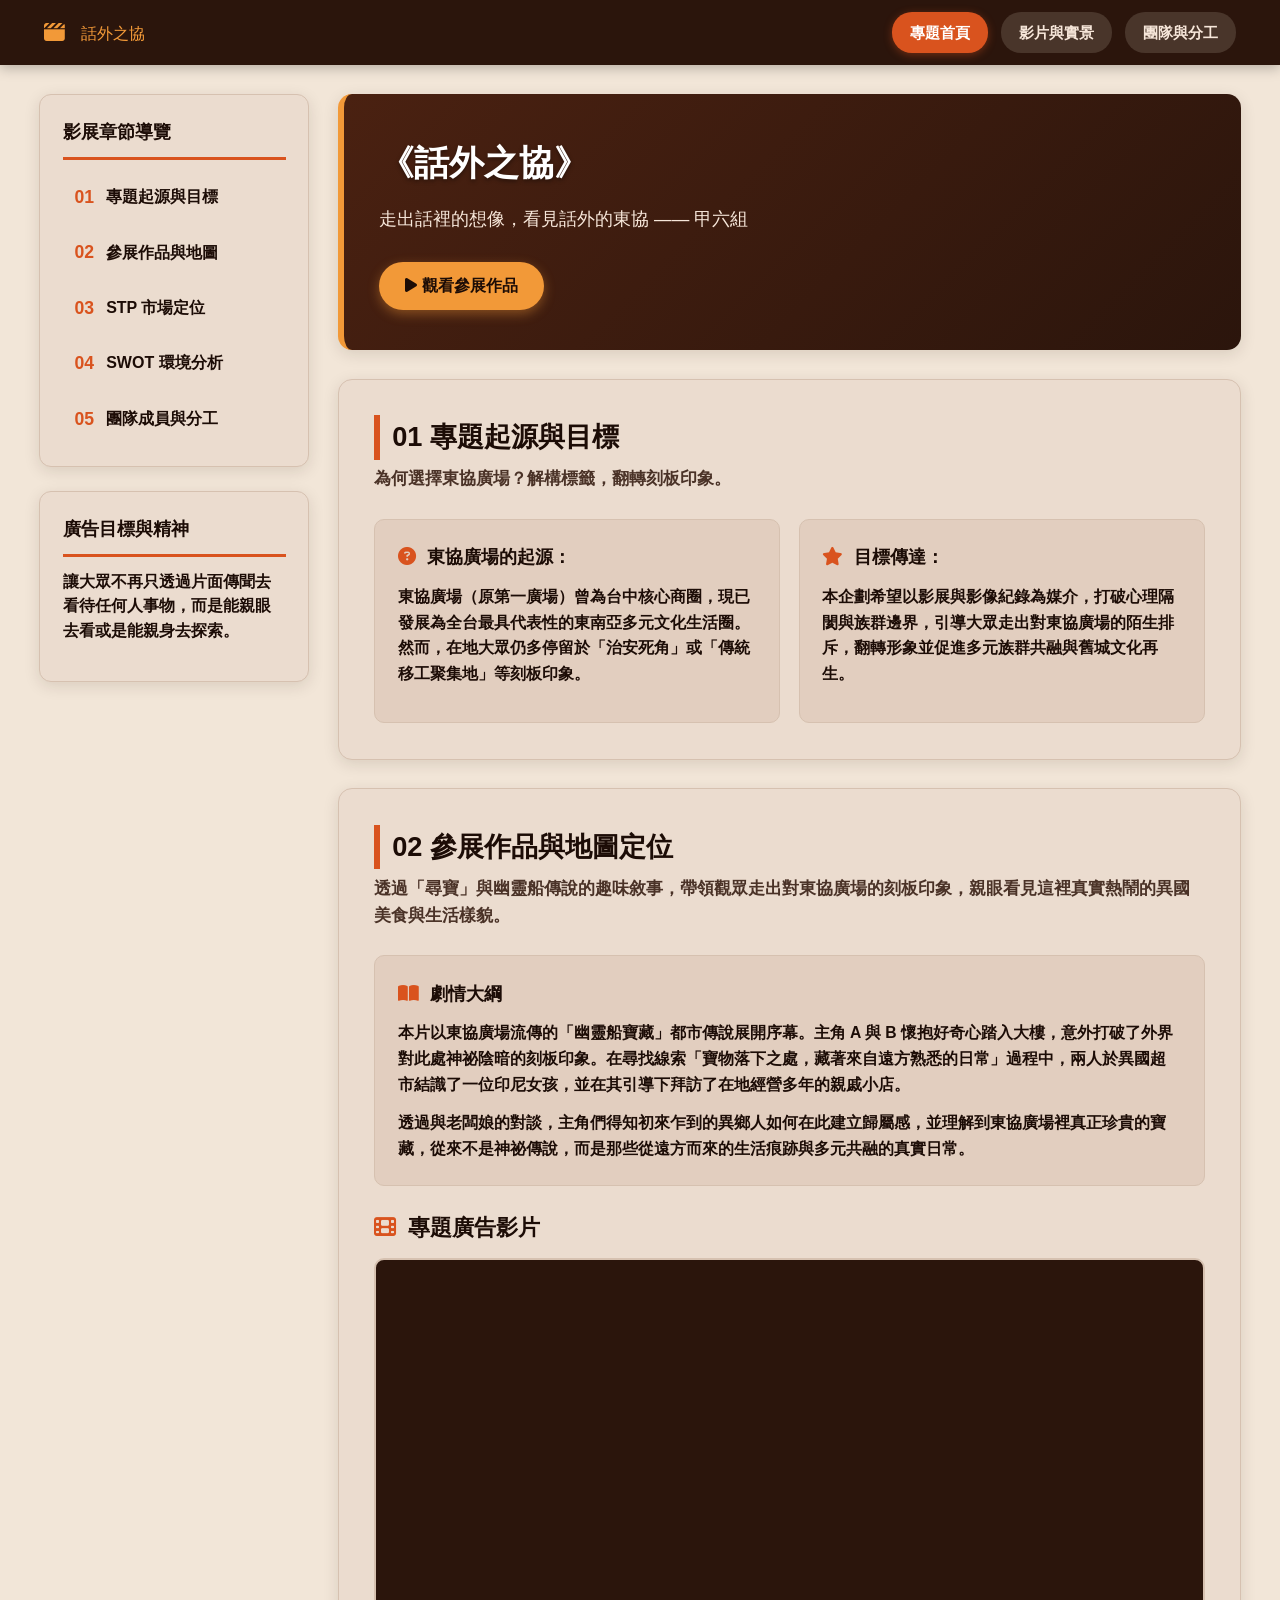
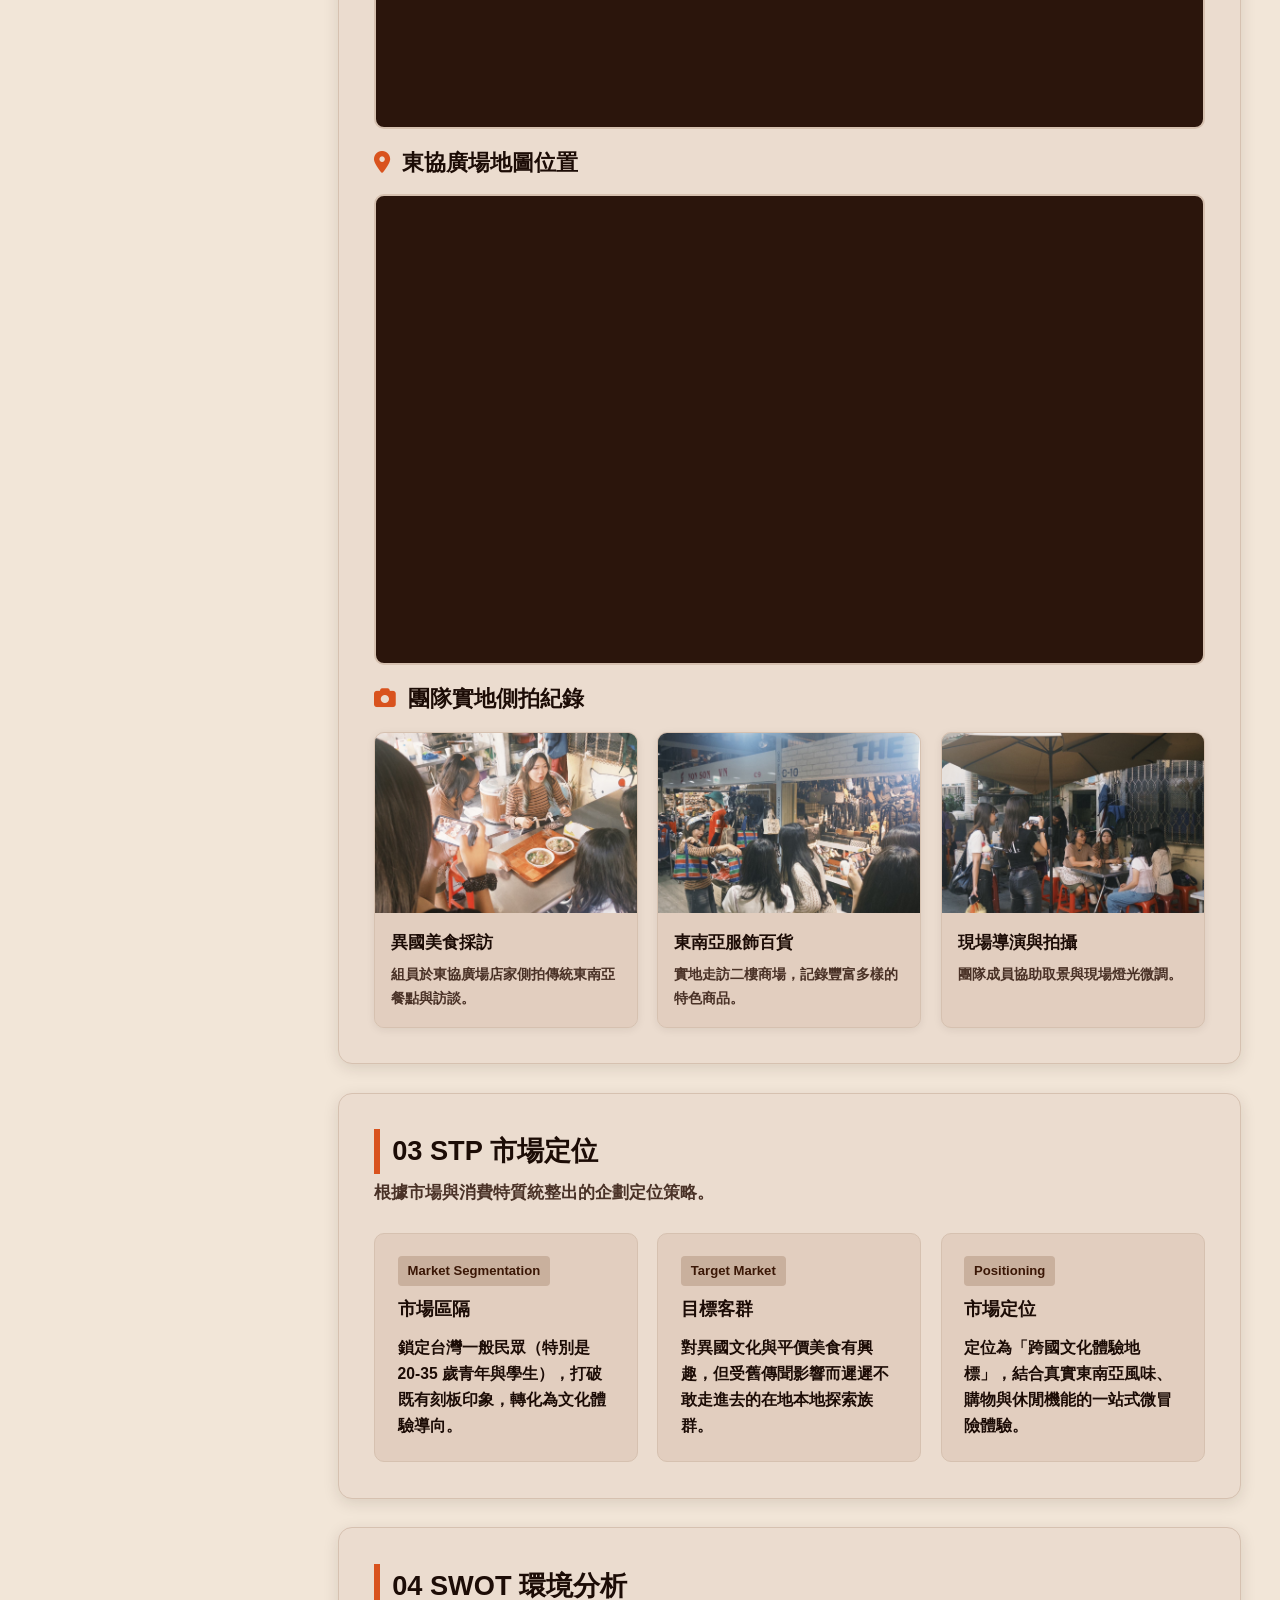
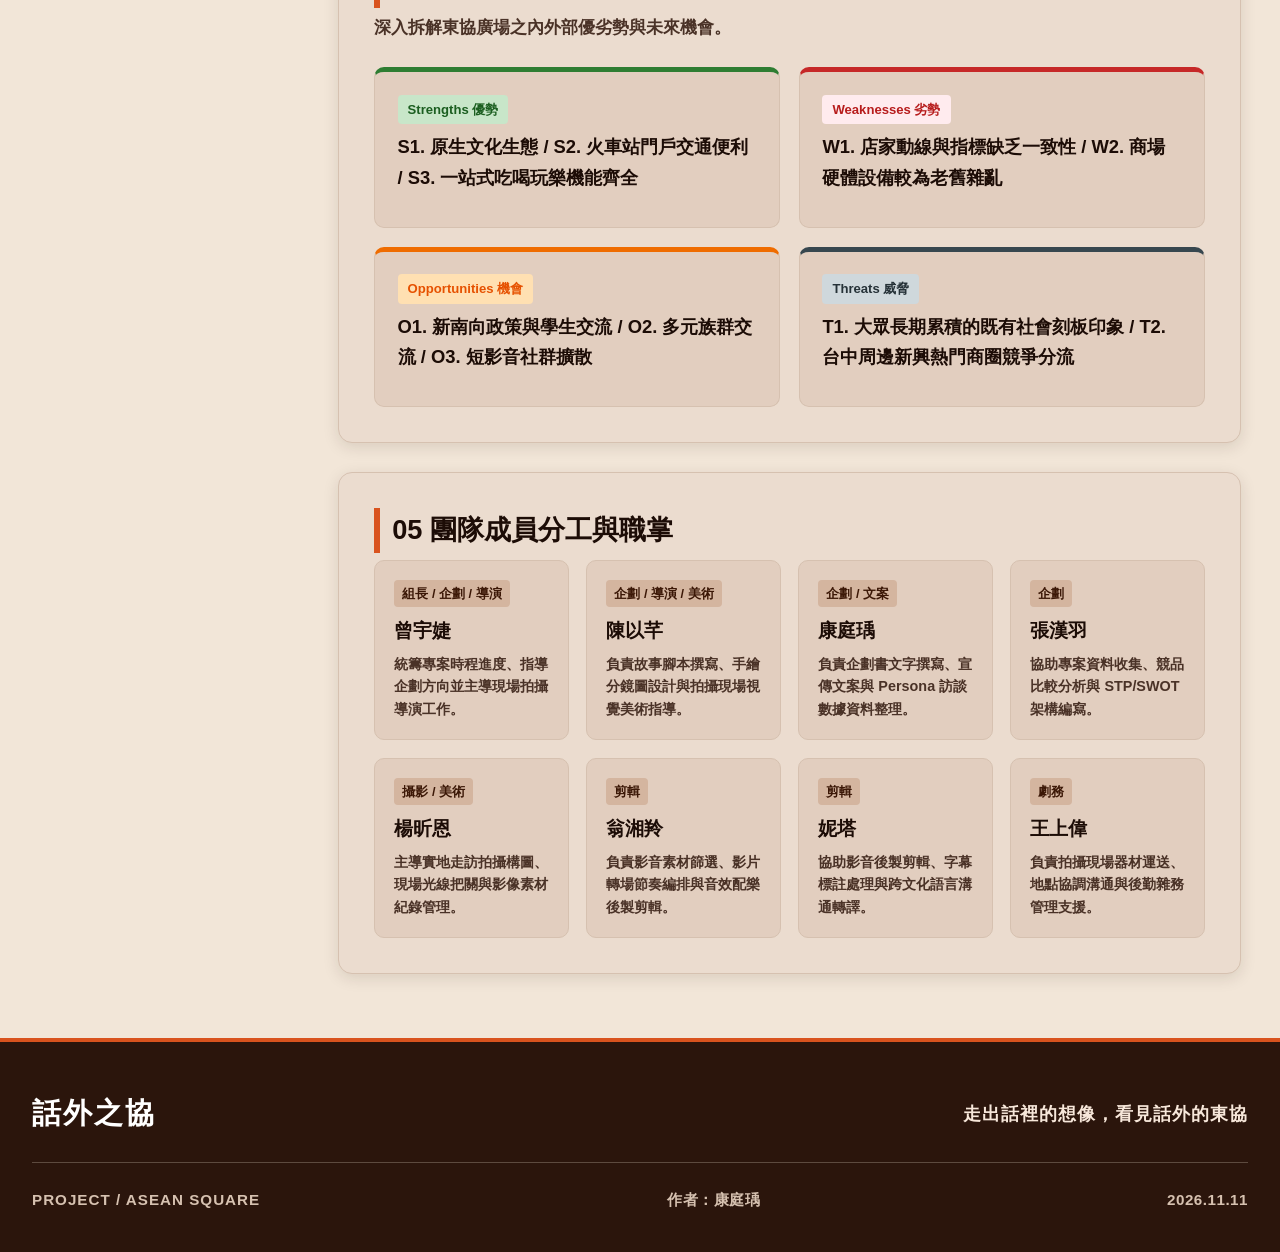
<file: index.html>
<!DOCTYPE html>
<html lang="zh-TW">
<head>
    <meta charset="UTF-8">
    <meta name="viewport" content="width=device-width, initial-scale=1.0">
    <title>話外之協 - 東協廣場影展專題網頁</title>
    <!-- SEO 最佳化 Meta 標籤 -->
    <meta name="description" content="《話外之協》，以台中東協廣場為核心，透過尋寶短片與在地影像記錄，打破刻板印象，帶領大眾重新認識多元文化生活圈。">
    <meta name="keywords" content="東協廣場, 話外之協, 影展專題, 台中舊城區, 多元文化共融">
    <meta name="author" content="康庭瑀">
    
    <!-- 連結至獨立 CSS 檔案 -->
    <link rel="stylesheet" href="project.css">
    
    <!-- Font Awesome 圖示庫 -->
    <link rel="stylesheet" href="https://cdnjs.cloudflare.com/ajax/libs/font-awesome/6.4.0/css/all.min.css">
</head>
<body>

    <!-- 1. 頂部滿版導覽列 (Top Navbar) -->
    <header class="top-navbar">
        <div class="nav-container">
            <div class="nav-brand">
                <i class="fa-solid fa-clapperboard"></i>
                <div class="brand-title"><span>話外之協</span></div>
            </div>
            <nav class="top-nav-links">
                <a href="#section-hero" class="top-nav-btn active">專題首頁</a>
                <a href="#section-media" class="top-nav-btn">影片與實景</a>
                <a href="#section-team" class="top-nav-btn">團隊與分工</a>
            </nav>
        </div>
    </header>

    <!-- 2. 兩欄式主要頁面容器 -->
    <div class="page-layout-container">
        
        <!-- 左側邊欄導覽 (Left Sidebar) -->
        <aside class="left-sidebar">
            <div class="sidebar-card">
                <div class="sidebar-card-title">影展章節導覽</div>
                <nav class="chapter-nav">
                    <ul>
                        <li><a href="#section-intro" class="chapter-link active"><span class="ch-num">01</span> 專題起源與目標</a></li>
                        <li><a href="#section-media" class="chapter-link"><span class="ch-num">02</span> 參展作品與地圖</a></li>
                        <li><a href="#section-stp" class="chapter-link"><span class="ch-num">03</span> STP 市場定位</a></li>
                        <li><a href="#section-swot" class="chapter-link"><span class="ch-num">04</span> SWOT 環境分析</a></li>
                        <li><a href="#section-team" class="chapter-link"><span class="ch-num">05</span> 團隊成員與分工</a></li>
                    </ul>
                </nav>
            </div>

            <div class="sidebar-card">
                <div class="sidebar-card-title">廣告目標與精神</div>
                <p class="core-slogan-text">讓大眾不再只透過片面傳聞去看待任何人事物，而是能親眼去看或是能親身去探索。</p>
            </div>
        </aside>

        <!-- 右側主內容區 (Right Main Content) -->
        <main class="right-main-content">
            
            <!-- Hero Banner 英雄大圖卡片 -->
            <section id="section-hero" class="hero-banner-card">
                <h1 class="hero-title">《話外之協》</h1>
                <p class="hero-subtitle"> 走出話裡的想像，看見話外的東協 —— 甲六組</p>
                <a href="#section-media" class="hero-action-btn"><i class="fa-solid fa-play"></i> 觀看參展作品 </a>
            </section>

            <!-- 01 專題起源與特色 -->
            <section id="section-intro" class="main-card-section">
                <div class="main-card-header">
                    <h2>01 專題起源與目標</h2>
                    <p class="section-intro-text">為何選擇東協廣場？解構標籤，翻轉刻板印象。</p>
                </div>
                <div class="card-grid col-2">
                    <div class="info-subcard">
                        <h4><i class="fa-solid fa-circle-question icon-accent"></i> 東協廣場的起源： </h4>
                        <p>東協廣場（原第一廣場）曾為台中核心商圈，現已發展為全台最具代表性的東南亞多元文化生活圈。然而，在地大眾仍多停留於「治安死角」或「傳統移工聚集地」等刻板印象。</p>
                        <p class="mt-paragraph">
                    </div>
                    <div class="info-subcard">
                        <h4><i class="fa-solid fa-star icon-accent"></i> 目標傳達： </h4>
                        <p>本企劃希望以影展與影像紀錄為媒介，打破心理隔閡與族群邊界，引導大眾走出對東協廣場的陌生排斥，翻轉形象並促進多元族群共融與舊城文化再生。</p>
                    </div>
                </div>
            </section>

            <!-- 02 參展作品與地圖 -->
            <section id="section-media" class="main-card-section">
                <div class="main-card-header">
                    <h2>02 參展作品與地圖定位</h2>
                    <p class="section-intro-text">透過「尋寶」與幽靈船傳說的趣味敘事，帶領觀眾走出對東協廣場的刻板印象，親眼看見這裡真實熱鬧的異國美食與生活樣貌。</p>
                </div>

                <!-- 腳本大綱統整卡片 -->
                <div class="info-subcard" style="margin-bottom: 1.5rem;">
                    <h4><i class="fa-solid fa-book-open icon-accent"></i> 劇情大綱 </h4>
                    <p>本片以東協廣場流傳的「幽靈船寶藏」都市傳說展開序幕。主角 A 與 B 懷抱好奇心踏入大樓，意外打破了外界對此處神祕陰暗的刻板印象。在尋找線索「寶物落下之處，藏著來自遠方熟悉的日常」過程中，兩人於異國超市結識了一位印尼女孩，並在其引導下拜訪了在地經營多年的親戚小店。</p>
                    <p style="margin-top: 0.8rem;">透過與老闆娘的對談，主角們得知初來乍到的異鄉人如何在此建立歸屬感，並理解到東協廣場裡真正珍貴的寶藏，從來不是神祕傳說，而是那些從遠方而來的生活痕跡與多元共融的真實日常。</p>
                </div>

                <!-- 影片嵌入區塊 -->
                <div class="media-block">
                    <h3><i class="fa-solid fa-film icon-accent"></i> 專題廣告影片 </h3>
                    <div class="video-container mt-sub">
                        <iframe src="https://www.youtube.com/embed/J7rUy_4kQ4s?si=wYVJMKlXsDwbAyh_" title="YouTube video player" allow="accelerometer; autoplay; clipboard-write; encrypted-media; gyroscope; picture-in-picture; web-share" referrerpolicy="strict-origin-when-cross-origin" allowfullscreen></iframe>
                    </div>
                </div>

                <!-- 地圖區塊 -->
                <div class="media-block mt-block">
                    <h3><i class="fa-solid fa-location-dot icon-accent"></i> 東協廣場地圖位置</h3>
                    <div class="map-container mt-sub">
                        <iframe 
                    src="https://www.google.com/maps/embed?pb=!1m18!1m12!1m3!1d7281.848371149528!2d120.68386920000002!3d24.139300500000004!2m3!1f0!2f0!3f0!3m2!1i1024!2i768!4f13.1!3m3!1m2!1s0x34693d1491da3bf1%3A0x5ef80ea12e1607b6!2z5p2x5Y2U5buj5aC0!5e0!3m2!1szh-TW!2stw!4v1791948259283!5m2!1szh-TW!2stw"
                    width="600" 
                    height="450" 
                    title="東協廣場位置 Google 地圖"
                    loading="lazy" 
                    referrerpolicy="strict-origin-when-cross-origin"
                    allowfullscreen>
                </iframe>
                    </div>
                </div>

                <!-- 側拍寫真集 -->
                <div class="media-block mt-block">
                    <h3><i class="fa-solid fa-camera icon-accent"></i> 團隊實地側拍紀錄 </h3>
                    <div class="photo-grid">
                        <div class="photo-card">
                            <img src="food.jpg" alt="美食採訪側拍">
                            <div class="photo-card-body">
                                <h4>異國美食採訪</h4>
                                <p>組員於東協廣場店家側拍傳統東南亞餐點與訪談。</p>
                            </div>
                        </div>
                        <div class="photo-card">
                            <img src="shop.jpg" alt="特色賣場側拍">
                            <div class="photo-card-body">
                                <h4>東南亞服飾百貨</h4>
                                <p>實地走訪二樓商場，記錄豐富多樣的特色商品。</p>
                            </div>
                        </div>
                        <div class="photo-card">
                            <img src="act.jpg" alt="現場導演拍攝">
                            <div class="photo-card-body">
                                <h4>現場導演與拍攝</h4>
                                <p>團隊成員協助取景與現場燈光微調。</p>
                            </div>
                        </div>
                    </div>
                </div>
            </section>

            <!-- 03 STP 市場定位 -->
            <section id="section-stp" class="main-card-section">
                <div class="main-card-header">
                    <h2>03 STP 市場定位</h2>
                    <p class="section-intro-text">根據市場與消費特質統整出的企劃定位策略。</p>
                </div>
                <div class="card-grid col-3">
                    <div class="info-subcard">
                        <span class="box-tag">Market Segmentation</span>
                        <h4>市場區隔</h4>
                        <p>鎖定台灣一般民眾（特別是 20-35 歲青年與學生），打破既有刻板印象，轉化為文化體驗導向。</p>
                    </div>
                    <div class="info-subcard">
                        <span class="box-tag">Target Market</span>
                        <h4> 目標客群</h4>
                        <p>對異國文化與平價美食有興趣，但受舊傳聞影響而遲遲不敢走進去的在地本地探索族群。</p>
                    </div>
                    <div class="info-subcard">
                        <span class="box-tag">Positioning</span>
                        <h4> 市場定位</h4>
                        <p>定位為「跨國文化體驗地標」，結合真實東南亞風味、購物與休閒機能的一站式微冒險體驗。</p>
                    </div>
                </div>
            </section>

            <!-- 04 SWOT 環境分析 -->
            <section id="section-swot" class="main-card-section">
                <div class="main-card-header">
                    <h2>04 SWOT 環境分析</h2>
                    <p class="section-intro-text">深入拆解東協廣場之內外部優劣勢與未來機會。</p>
                </div>
                <div class="card-grid col-2">
                    <div class="info-subcard swot-s">
                        <span class="box-tag tag-s">Strengths 優勢</span>
                        <h4>S1. 原生文化生態 / S2. 火車站門戶交通便利 / S3. 一站式吃喝玩樂機能齊全</h4>
                    </div>
                    <div class="info-subcard swot-w">
                        <span class="box-tag tag-w">Weaknesses 劣勢</span>
                        <h4>W1. 店家動線與指標缺乏一致性 / W2. 商場硬體設備較為老舊雜亂</h4>
                    </div>
                    <div class="info-subcard swot-o">
                        <span class="box-tag tag-o">Opportunities 機會</span>
                        <h4>O1. 新南向政策與學生交流 / O2. 多元族群交流 / O3. 短影音社群擴散</h4>
                    </div>
                    <div class="info-subcard swot-t">
                        <span class="box-tag tag-t">Threats 威脅</span>
                        <h4>T1. 大眾長期累積的既有社會刻板印象 / T2. 台中周邊新興熱門商圈競爭分流</h4>
                    </div>
                </div>
            </section>

            <!-- 05 團隊成員與分工 -->
            <section id="section-team" class="main-card-section">
                <div class="main-card-header">
                    <h2>05 團隊成員分工與職掌</h2>
                </div>
                <div class="team-grid-layout">
                    <div class="team-member-box">
                        <span class="role-badge">組長 / 企劃 / 導演</span>
                        <h4>曾宇婕</h4>
                        <p>統籌專案時程進度、指導企劃方向並主導現場拍攝導演工作。</p>
                    </div>
                    <div class="team-member-box">
                        <span class="role-badge">企劃 / 導演 / 美術</span>
                        <h4>陳以芊</h4>
                        <p>負責故事腳本撰寫、手繪分鏡圖設計與拍攝現場視覺美術指導。</p>
                    </div>
                    <div class="team-member-box">
                        <span class="role-badge">企劃 / 文案</span>
                        <h4>康庭瑀</h4>
                        <p>負責企劃書文字撰寫、宣傳文案與 Persona 訪談數據資料整理。</p>
                    </div>
                    <div class="team-member-box">
                        <span class="role-badge">企劃</span>
                        <h4>張漢羽</h4>
                        <p>協助專案資料收集、競品比較分析與 STP/SWOT 架構編寫。</p>
                    </div>
                    <div class="team-member-box">
                        <span class="role-badge">攝影 / 美術</span>
                        <h4>楊昕恩</h4>
                        <p>主導實地走訪拍攝構圖、現場光線把關與影像素材紀錄管理。</p>
                    </div>
                    <div class="team-member-box">
                        <span class="role-badge">剪輯</span>
                        <h4>翁湘羚</h4>
                        <p>負責影音素材篩選、影片轉場節奏編排與音效配樂後製剪輯。</p>
                    </div>
                    <div class="team-member-box">
                        <span class="role-badge">剪輯</span>
                        <h4>妮塔</h4>
                        <p>協助影音後製剪輯、字幕標註處理與跨文化語言溝通轉譯。</p>
                    </div>
                    <div class="team-member-box">
                        <span class="role-badge">劇務</span>
                        <h4>王上偉</h4>
                        <p>負責拍攝現場器材運送、地點協調溝通與後勤雜務管理支援。</p>
                    </div>
                </div>
            </section>

        </main>
    </div>

    <!-- 3. 網頁結尾 (Footer) -->
    <footer class="custom-footer">
        <div class="footer-container">
            <div class="footer-top-row">
                <div class="footer-main-title">話外之協</div>
                <div class="footer-sub-slogan">走出話裡的想像，看見話外的東協</div>
            </div>
            <div class="footer-divider"></div>
            <div class="footer-bottom-row">
                <div class="footer-project-info">PROJECT / ASEAN SQUARE</div>
                <div class="footer-author">作者：康庭瑀</div>
                <div class="footer-date">2026.11.11</div>
            </div>
        </div>
    </footer>

    <!-- JavaScript - 頁面滑動自動高亮選單 -->
    <script>
        document.addEventListener('DOMContentLoaded', () => {
            const sections = document.querySelectorAll('section[id]');
            const chapterLinks = document.querySelectorAll('.chapter-link');

            window.addEventListener('scroll', () => {
                let current = '';
                sections.forEach(section => {
                    const sectionTop = section.offsetTop;
                    if (pageYOffset >= (sectionTop - 130)) {
                        current = section.getAttribute('id');
                    }
                });

                chapterLinks.forEach(link => {
                    link.classList.remove('active');
                    if (link.getAttribute('href') === `#${current}`) {
                        link.classList.add('active');
                    }
                });
            });
        });
    </script>
</body>
</html>
</file>
<file: project.css>
/* 
   Project 專用獨立外部樣式表 - 話外之協
   (全網頁暖香料色彩，含精美結尾 Footer)
*/

:root {
    --nav-bg: #2b150c;          /* 濃郁深木棕 (頂部導覽列與結尾 Footer) */
    --nav-btn-active: #d9531e;  /* 活力赤陶橘 (高亮按鈕) */
    --page-bg: #f2e6d8;         /* 東南亞暖沙米色 (全頁大背景) */
    --card-bg: #ebdccf;         /* 暖燕麥沙灘色 (主要章節卡片背景) */
    --subcard-bg: #e2cebf;      /* 濃香料土沙色 (內部小卡片背景) */
    --hero-bg: #4a2111;         /* 熱帶濃咖棕 */
    --hero-accent: #f29938;     /* 薑黃明亮金 */
    --text-primary: #1c0c06;    /* 超高對比極深咖啡色 (所有文字標題) */
    --text-secondary: #4a3227;  /* 沉穩深木棕 (內文輔助字) */
    --border-color: #d6c1b0;    /* 大地邊框 */
    --accent-color: #d9531e;    /* 熾熱東南亞橘紅 */
    --shadow-light: 0 4px 16px rgba(43, 21, 12, 0.12);
}

* {
    box-sizing: border-box;
    margin: 0;
    padding: 0;
}

html {
    scroll-behavior: smooth;
    background-color: var(--page-bg) !important;
}

body {
    background-color: var(--page-bg) !important;
    color: var(--text-primary) !important;
    font-family: -apple-system, BlinkMacSystemFont, "Segoe UI", "PingFang TC", "Microsoft JhengHei", sans-serif;
    line-height: 1.65;
}

/* 全域文字與連結保護 */
a, a:visited, a:hover, a:active {
    color: var(--text-primary) !important;
    text-decoration: none !important;
}

ul {
    list-style: none;
}

/* 輔助類別 */
.mt-paragraph { margin-top: 0.8rem; }
.mt-sub { margin-top: 0.8rem; }
.mt-block { margin-top: 2rem; }

/* 1. 頂部滿版導覽列 (Top Navbar) */
.top-navbar {
    position: sticky;
    top: 0;
    z-index: 1000;
    background-color: var(--nav-bg) !important;
    color: #f7e7da !important;
    height: 65px;
    box-shadow: 0 3px 12px rgba(0,0,0,0.25);
}

.nav-container {
    max-width: 1240px;
    margin: 0 auto;
    height: 100%;
    display: flex;
    justify-content: space-between;
    align-items: center;
    padding: 0 1.5rem;
}

.nav-brand {
    display: flex;
    align-items: center;
    gap: 10px;
    font-size: 1.3rem;
    font-weight: 800;
    color: #f7e7da !important;
}

.nav-brand i {
    color: var(--hero-accent) !important;
}

.brand-title span {
    font-size: 1rem;
    font-weight: normal;
    color: var(--hero-accent) !important;
    margin-left: 6px;
}

.top-nav-links {
    display: flex;
    gap: 0.8rem;
}

.top-nav-btn {
    padding: 8px 18px;
    background-color: rgba(242, 230, 216, 0.15) !important;
    color: #f7e7da !important;
    border-radius: 20px;
    font-size: 0.95rem;
    font-weight: 700;
    transition: all 0.25s ease;
}

.top-nav-btn:hover, .top-nav-btn.active {
    background-color: var(--nav-btn-active) !important;
    color: #ffffff !important;
    box-shadow: 0 2px 8px rgba(217, 83, 30, 0.4);
}

/* 2. 兩欄式頁面容器 */
.page-layout-container {
    max-width: 1240px;
    margin: 1.8rem auto;
    padding: 0 1.2rem;
    display: flex;
    gap: 1.8rem;
}

/* 左側邊欄 */
.left-sidebar {
    width: 270px;
    flex-shrink: 0;
    display: flex;
    flex-direction: column;
    gap: 1.5rem;
}

.sidebar-card {
    background-color: var(--card-bg) !important;
    border-radius: 12px;
    padding: 1.4rem;
    box-shadow: var(--shadow-light);
    border: 1px solid var(--border-color);
}

.sidebar-card-title {
    font-size: 1.15rem;
    color: var(--text-primary) !important;
    padding-bottom: 0.6rem;
    margin-bottom: 0.8rem;
    border-bottom: 3px solid var(--accent-color);
    font-weight: 900;
}

.chapter-nav ul {
    display: flex;
    flex-direction: column;
    gap: 0.4rem;
}

.chapter-link {
    display: flex;
    align-items: center;
    gap: 12px;
    padding: 10px 12px;
    color: var(--text-primary) !important;
    font-size: 1rem;
    font-weight: 800;
    border-radius: 8px;
    transition: all 0.2s ease;
}

.ch-num {
    font-weight: 900;
    font-size: 1.1rem;
    color: var(--accent-color) !important;
}

.chapter-link:hover, .chapter-link.active {
    background-color: var(--subcard-bg) !important;
    color: var(--accent-color) !important;
}

.core-slogan-text {
    font-size: 0.98rem;
    color: var(--text-primary) !important;
    margin-bottom: 1rem;
    line-height: 1.55;
    font-weight: 800;
}

.tag-cloud {
    display: flex;
    flex-wrap: wrap;
    gap: 6px;
}

.tag {
    background-color: #d4b59f !important;
    color: #3b1706 !important;
    font-size: 0.82rem;
    padding: 4px 10px;
    border-radius: 12px;
    font-weight: 800;
}

/* 3. 右側主內容區 */
.right-main-content {
    flex: 1;
    display: flex;
    flex-direction: column;
    gap: 1.8rem;
    min-width: 0;
}

.hero-banner-card {
    background: linear-gradient(135deg, var(--hero-bg) 0%, #2b150c 100%) !important;
    color: #ffffff !important;
    border-radius: 14px;
    padding: 2.5rem 2.2rem;
    box-shadow: var(--shadow-light);
    border-left: 6px solid var(--hero-accent);
}

.hero-title {
    font-size: 2.2rem;
    font-weight: 900;
    margin-bottom: 0.8rem;
    color: #ffffff !important;
    text-shadow: 0 2px 4px rgba(0,0,0,0.4);
}

.hero-subtitle {
    font-size: 1.1rem;
    color: #f7e7da !important;
    margin-bottom: 1.8rem;
    line-height: 1.6;
}

.hero-action-btn {
    display: inline-block;
    background-color: var(--hero-accent) !important;
    color: #1c0c06 !important;
    padding: 11px 26px;
    border-radius: 25px;
    font-weight: 900;
    font-size: 1rem;
    transition: all 0.25s ease;
    box-shadow: 0 4px 12px rgba(242, 153, 56, 0.4);
}

.hero-action-btn:hover {
    background-color: #ffaa48 !important;
    transform: translateY(-2px);
}

/* 主要章節大卡片 */
.main-card-section {
    background-color: var(--card-bg) !important;
    border-radius: 14px;
    padding: 2.2rem;
    box-shadow: var(--shadow-light);
    border: 1px solid var(--border-color);
    scroll-margin-top: 85px;
}

.main-card-header h2 {
    font-size: 1.7rem;
    color: var(--text-primary) !important;
    margin-bottom: 0.4rem;
    font-weight: 900;
    border-left: 6px solid var(--accent-color);
    padding-left: 12px;
}

.main-card-header h3, .media-block h3 {
    font-size: 1.35rem;
    color: var(--text-primary) !important;
    margin-bottom: 0.6rem;
    font-weight: 900;
}

.section-intro-text {
    color: var(--text-secondary) !important;
    font-size: 1.05rem;
    margin-bottom: 1.6rem;
    line-height: 1.6;
    font-weight: 700;
}

.card-grid {
    display: grid;
    gap: 1.2rem;
}

.col-2 { grid-template-columns: repeat(2, 1fr); }
.col-3 { grid-template-columns: repeat(3, 1fr); }

/* 子卡片 */
.info-subcard {
    background-color: var(--subcard-bg) !important;
    border: 1px solid var(--border-color);
    border-radius: 10px;
    padding: 1.4rem;
}

.info-subcard h4 {
    font-size: 1.15rem;
    color: var(--text-primary) !important;
    margin-bottom: 0.7rem;
    font-weight: 900;
}

.info-subcard p {
    color: var(--text-primary) !important;
    font-size: 0.98rem;
    line-height: 1.65;
    font-weight: 600;
}

.icon-accent {
    color: var(--accent-color) !important;
    margin-right: 6px;
}

.bullet-list {
    padding-left: 1.2rem;
    list-style: disc;
}

.bullet-list li {
    margin-bottom: 0.5rem;
    font-size: 0.98rem;
    color: var(--text-primary) !important;
    font-weight: 600;
}

.bullet-list strong {
    color: var(--text-primary) !important;
    font-weight: 900;
}

.media-block {
    margin-top: 1rem;
}

.video-container, .map-container {
    position: relative;
    width: 100%;
    padding-bottom: 56.25%;
    height: 0;
    overflow: hidden;
    border-radius: 10px;
    border: 2px solid var(--border-color);
    background-color: #2b150c !important;
}

.video-container iframe, .map-container iframe {
    position: absolute;
    top: 0;
    left: 0;
    width: 100%;
    height: 100%;
    border: 0;
}

/* 照片網格區塊 */
.photo-grid {
    display: grid;
    grid-template-columns: repeat(3, 1fr);
    gap: 1.2rem;
    margin-top: 1rem;
}

.photo-card {
    border: 1px solid var(--border-color);
    border-radius: 10px;
    overflow: hidden;
    background-color: var(--subcard-bg) !important;
    box-shadow: 0 2px 8px rgba(43, 21, 12, 0.08);
}

.photo-card img {
    width: 100%;
    height: 180px;
    object-fit: cover;
    display: block;
    background-color: var(--subcard-bg);
}

.photo-card-body {
    padding: 1rem;
    background-color: var(--subcard-bg) !important;
}

.photo-card-body h4 {
    font-size: 1.05rem;
    color: var(--text-primary) !important;
    margin-bottom: 0.4rem;
    font-weight: 900;
}

.photo-card-body p {
    font-size: 0.9rem;
    color: var(--text-secondary) !important;
    font-weight: 600;
}

/* SWOT 卡片頂線與文字色標 */
.swot-s { border-top: 5px solid #2e7d32; }
.swot-w { border-top: 5px solid #c62828; }
.swot-o { border-top: 5px solid #ef6c00; }
.swot-t { border-top: 5px solid #37474f; }

.box-tag {
    font-size: 0.82rem;
    background-color: #c9b09d !important;
    color: #3b1706 !important;
    padding: 4px 10px;
    border-radius: 4px;
    display: inline-block;
    margin-bottom: 0.5rem;
    font-weight: 900;
}

.tag-s { background-color: #c8e6c9 !important; color: #1b5e20 !important; }
.tag-w { background-color: #ffebee !important; color: #b71c1c !important; }
.tag-o { background-color: #ffe0b2 !important; color: #e65100 !important; }
.tag-t { background-color: #cfd8dc !important; color: #263238 !important; }

/* 團隊成員卡片 */
.team-grid-layout {
    display: grid;
    grid-template-columns: repeat(4, 1fr);
    gap: 1.1rem;
}

.team-member-box {
    background-color: var(--subcard-bg) !important;
    border: 1px solid var(--border-color);
    border-radius: 10px;
    padding: 1.2rem;
}

.role-badge {
    display: inline-block;
    font-size: 0.8rem;
    background-color: #d4b59f !important;
    color: #3b1706 !important;
    padding: 3px 8px;
    border-radius: 4px;
    font-weight: 900;
    margin-bottom: 0.5rem;
}

.team-member-box h4 {
    font-size: 1.2rem;
    color: var(--text-primary) !important;
    margin-bottom: 0.4rem;
    font-weight: 900;
}

.team-member-box p {
    font-size: 0.9rem;
    color: var(--text-secondary) !important;
    line-height: 1.55;
    font-weight: 600;
}

/* 4. 網頁結尾 (Footer) */
.custom-footer {
    background-color: var(--nav-bg) !important;
    color: #f7e7da !important;
    padding: 3rem 2rem 2.5rem 2rem;
    margin-top: 4rem;
    border-top: 4px solid var(--accent-color);
}

.footer-container {
    max-width: 1240px;
    margin: 0 auto;
    display: flex;
    flex-direction: column;
    gap: 1.5rem;
}

.footer-top-row {
    display: flex;
    justify-content: space-between;
    align-items: center;
    flex-wrap: wrap;
    gap: 1rem;
}

.footer-main-title {
    font-size: 1.8rem;
    font-weight: 900;
    letter-spacing: 2px;
    color: #ffffff !important;
}

.footer-sub-slogan {
    font-size: 1.1rem;
    color: #f7e7da !important;
    font-weight: 700;
    letter-spacing: 1px;
}

.footer-divider {
    width: 100%;
    height: 1px;
    background-color: rgba(242, 230, 216, 0.25);
}

.footer-bottom-row {
    display: flex;
    justify-content: space-between;
    align-items: center;
    flex-wrap: wrap;
    gap: 1rem;
    font-size: 0.95rem;
    color: #d6c1b0 !important;
    font-weight: 700;
}

.footer-project-info {
    letter-spacing: 1px;
}

.footer-author, .footer-date {
    letter-spacing: 0.5px;
}

/* RWD 響應式佈局 */
@media (max-width: 992px) {
    .page-layout-container { flex-direction: column; }
    .left-sidebar { width: 100%; }
    .team-grid-layout { grid-template-columns: repeat(2, 1fr); }
    .photo-grid { grid-template-columns: repeat(2, 1fr); }
}

@media (max-width: 600px) {
    .col-2, .col-3, .team-grid-layout, .photo-grid { grid-template-columns: 1fr; }
    .hero-title { font-size: 1.6rem; }
    .top-nav-links { display: none; }
    .footer-top-row, .footer-bottom-row { flex-direction: column; align-items: flex-start; }
}
</file>
